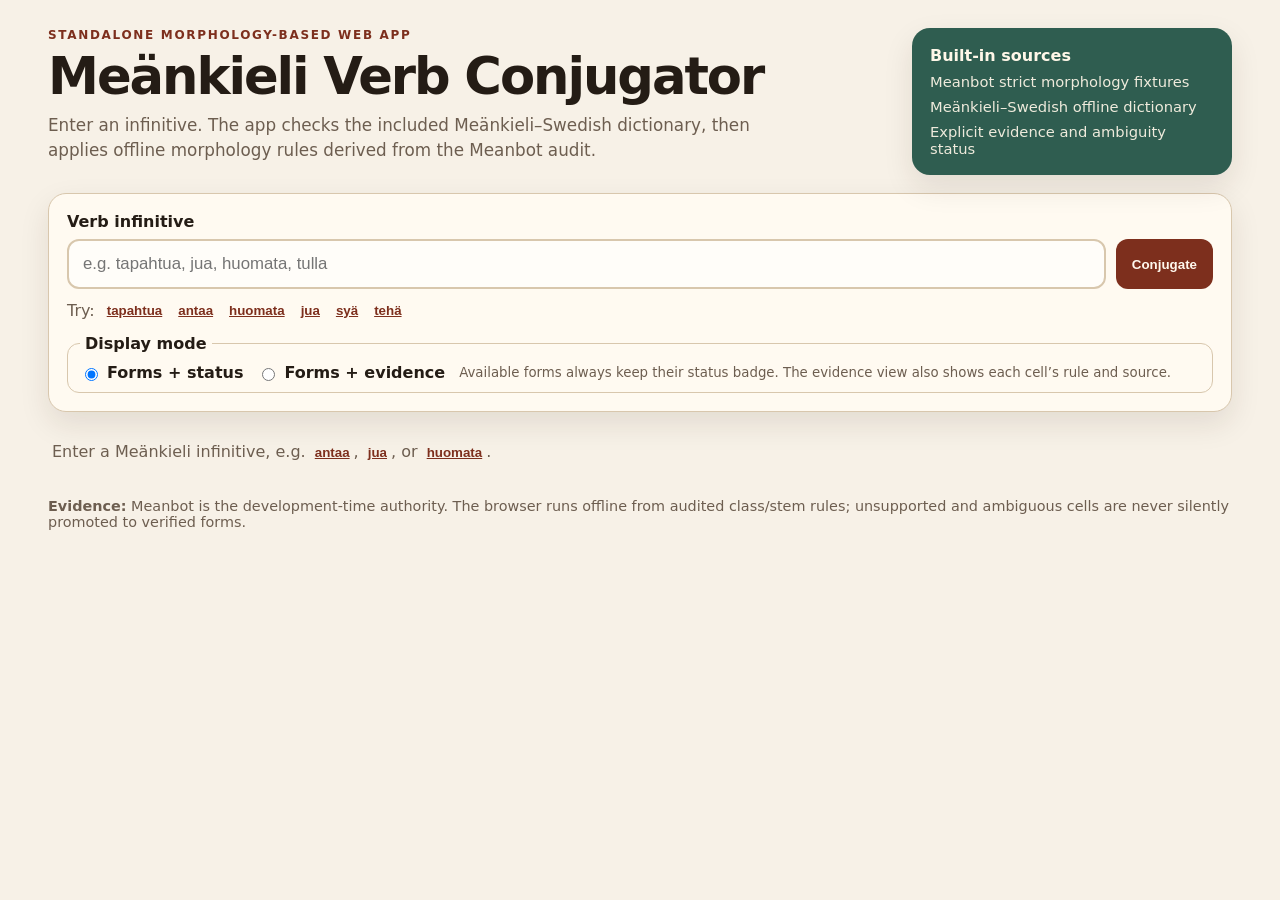
<file: index.html>
<!doctype html>
<html lang="en">
<head>
  <meta charset="utf-8">
  <meta name="viewport" content="width=device-width, initial-scale=1">
  <title>Meänkieli Verb Conjugator</title>
  <link rel="icon" href="data:,">
  <link rel="stylesheet" href="styles.css?v=rakasta-fix">
</head>
<body>
  <main>
    <header class="hero">
      <div>
        <p class="eyebrow">Standalone morphology-based web app</p>
        <h1>Meänkieli Verb Conjugator</h1>
        <p class="lede">Enter an infinitive. The app checks the included Meänkieli–Swedish dictionary, then applies offline morphology rules derived from the Meanbot audit.</p>
      </div>
      <div class="sourcebox">
        <strong>Built-in sources</strong>
        <span>Meanbot strict morphology fixtures</span>
        <span>Meänkieli–Swedish offline dictionary</span>
        <span>Explicit evidence and ambiguity status</span>
      </div>
    </header>

    <section class="search card">
      <label for="verbInput">Verb infinitive</label>
      <div class="inputrow">
        <input id="verbInput" type="text" inputmode="text" autocomplete="off" spellcheck="false" placeholder="e.g. tapahtua, jua, huomata, tulla">
        <button id="conjugateBtn">Conjugate</button>
      </div>
      <div class="samples">
        Try:
        <button class="linklike" data-sample="tapahtua">tapahtua</button>
        <button class="linklike" data-sample="antaa">antaa</button>
        <button class="linklike" data-sample="huomata">huomata</button>
        <button class="linklike" data-sample="jua">jua</button>
        <button class="linklike" data-sample="syä">syä</button>
        <button class="linklike" data-sample="tehä">tehä</button>
      </div>
      <fieldset class="display-mode">
        <legend>Display mode</legend>
        <label><input type="radio" name="displayMode" value="strict" checked> Forms + status</label>
        <label><input type="radio" name="displayMode" value="reference"> Forms + evidence</label>
        <small>Available forms always keep their status badge. The evidence view also shows each cell’s rule and source.</small>
      </fieldset>
    </section>

    <div id="output"></div>

    <footer>
      <p><strong>Evidence:</strong> Meanbot is the development-time authority. The browser runs offline from audited class/stem rules; unsupported and ambiguous cells are never silently promoted to verified forms.</p>
    </footer>
  </main>
  <script src="dictionary.js"></script>
  <script src="grammar_rules.js"></script>
  <script src="validation_metadata.js"></script>
  <script src="lexicon.js"></script>
  <script src="meanbot_update_data.js"></script>
  <script src="meanbot_updates.js"></script>
  <script src="past_example_data.js"></script>
  <script src="past_examples.js?v=rakasta-fix"></script>
  <script src="morphology.js?v=rakasta-fix"></script>
  <script src="render.js?v=rakasta-fix"></script>
  <script src="app.js"></script>
</body>
</html>
</file>
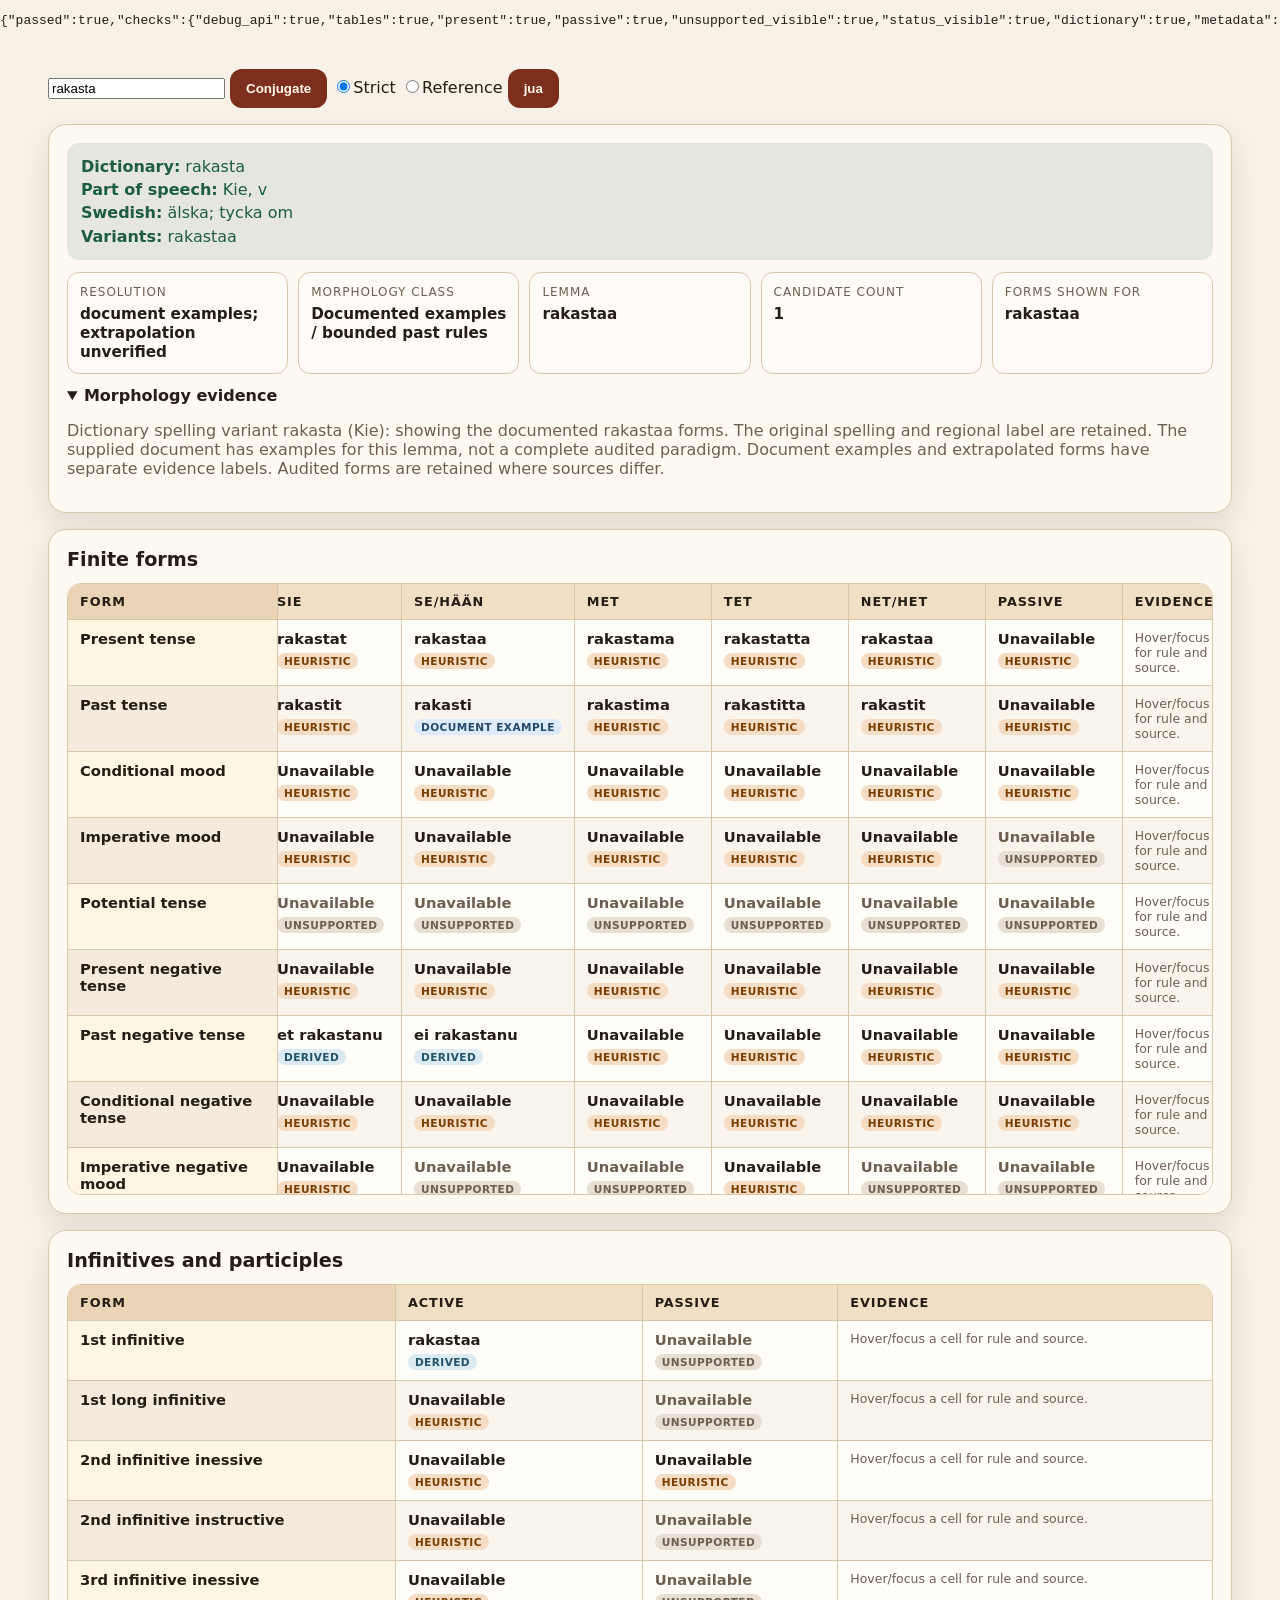
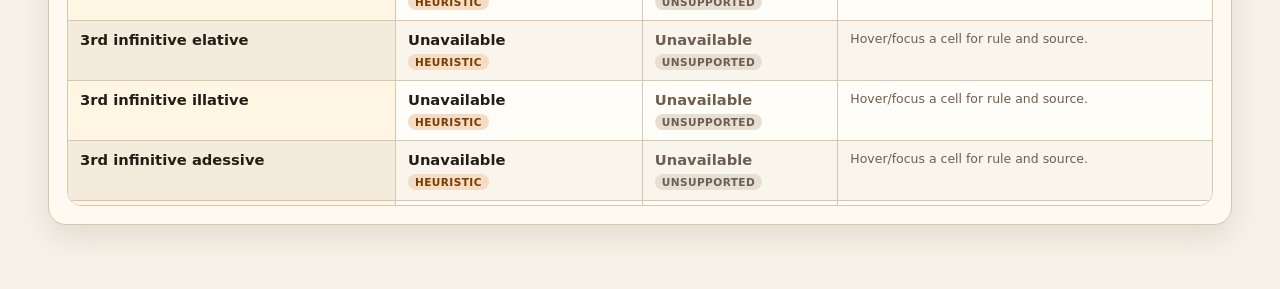
<file: tests/browser_smoke.html>
<!doctype html>
<html lang="en">
<head>
  <meta charset="utf-8">
  <meta name="viewport" content="width=device-width, initial-scale=1">
  <title>Browser smoke test</title>
  <link rel="stylesheet" href="../styles.css?v=rakasta-fix">
</head>
<body>
  <pre id="smoke">PENDING</pre>
  <main>
    <input id="verbInput" value="antaa">
    <button id="conjugateBtn">Conjugate</button>
    <label><input type="radio" name="displayMode" value="strict" checked>Strict</label>
    <label><input type="radio" name="displayMode" value="reference">Reference</label>
    <button data-sample="jua">jua</button>
    <div id="output"></div>
  </main>
  <script src="../dictionary.js"></script>
  <script src="../grammar_rules.js"></script>
  <script src="../validation_metadata.js"></script>
  <script src="../lexicon.js"></script>
  <script src="../meanbot_update_data.js"></script>
  <script src="../meanbot_updates.js"></script>
  <script src="../past_example_data.js"></script>
  <script src="../past_examples.js?v=rakasta-fix"></script>
  <script src="../morphology.js?v=rakasta-fix"></script>
  <script src="../render.js?v=rakasta-fix"></script>
  <script src="../app.js"></script>
  <script>
    window.addEventListener("load", () => {
      const output = document.getElementById("output");
      const api = window.__conjugator;
      const wraps = output.querySelectorAll(".table-wrap");
      const firstHeader = output.querySelector("th:first-child");
      const checks = {
        debug_api: Boolean(api?.generateCell),
        tables: output.querySelectorAll("table").length === 2,
        present: output.textContent.includes("annan"),
        passive: output.textContent.includes("annethaan"),
        unsupported_visible: output.textContent.includes("Unsupported"),
        status_visible: output.textContent.includes("Verified"),
        dictionary: api.lookupDictionary("antaa").found,
        metadata: ["surfaces", "status", "source", "rule_id", "note"].every(key =>
          Object.hasOwn(api.generateCell("antaa", "finite|Present tense|mie"), key)
        ),
        variants: api.generateCell("antaa", "nonfinite|3rd infinitive illative|active").surfaces.length === 3,
        gradation: !api.conjugateParadigm("avata").nonfinite.some(row =>
          [row.active, row.passive].some(cell => cell.surfaces.includes("apannu"))
        ),
        jua_juua_distinct:
          api.generateCell("jua", "finite|Present tense|mie").surfaces[0] !==
          api.generateCell("juua", "finite|Present tense|mie").surfaces[0],
        saa_ambiguous: api.resolveInput("saa").kind === "ambiguous_known",
        potential_unsupported: api.generateCell("antaa", "finite|Potential tense|mie").status === "unsupported",
        table_scrollable: [...wraps].every(wrap => getComputedStyle(wrap).overflowX === "auto"),
        sticky_column_opaque:
          getComputedStyle(firstHeader).position === "sticky" &&
          getComputedStyle(firstHeader).backgroundColor !== "rgba(0, 0, 0, 0)"
      };
      document.querySelector('[data-sample="jua"]').click();
      checks.sample_button = document.getElementById("verbInput").value === "jua" && output.textContent.includes("juon");
      document.getElementById("verbInput").value = "tapahtua";
      document.getElementById("conjugateBtn").click();
      const heuristicCell = output.querySelector(".cell-status-heuristic");
      checks.default_shows_heuristic_surface = heuristicCell.querySelector(".cell-forms").textContent === "tapahtun";
      checks.heuristic_badge_separate = heuristicCell.querySelector(".cell-badge").textContent === "Heuristic";
      checks.empty_heuristic_is_unavailable = [...output.querySelectorAll(".cell-status-heuristic .cell-forms")].some(cell => cell.textContent === "Unavailable");
      checks.default_evidence_on_focus = heuristicCell.querySelector(".cell-result").title.includes("Rule:") && !heuristicCell.querySelector(".cell-evidence");
      const reference = document.querySelector('input[value="reference"]');
      reference.checked = true;
      reference.dispatchEvent(new Event("change", { bubbles: true }));
      checks.reference_labels_heuristic_surface = output.querySelector(".cell-status-heuristic .cell-forms").textContent === "tapahtun" && output.textContent.includes("Heuristic");
      checks.reference_evidence_visible = output.querySelector(".cell-evidence").textContent.includes("Source:");
      document.getElementById("verbInput").value = "antaa";
      document.getElementById("conjugateBtn").click();
      checks.partial_surface_visible = [...output.querySelectorAll(".cell-status-partial .cell-forms")].some(cell => cell.textContent === api.generateCell("antaa", "finite|Present perfect tense|mie").surfaces.join(" / "));
      document.querySelector('input[value="strict"]').checked = true;
      document.querySelector('input[value="strict"]').dispatchEvent(new Event("change", { bubbles: true }));
      checks.default_partial_surface_visible = [...output.querySelectorAll(".cell-status-partial .cell-forms")].some(cell => cell.textContent === api.generateCell("antaa", "finite|Present perfect tense|mie").surfaces.join(" / "));
      checks.unsupported_is_unavailable = output.querySelector(".cell-status-unsupported .cell-forms").textContent === "Unavailable";
      checks.updated_conditional_visible = [...output.querySelectorAll(".cell-status-derived .cell-forms")].some(cell => cell.textContent === "en antais");
      checks.updated_passive_visible = [...output.querySelectorAll(".cell-status-derived .cell-forms")].some(cell => cell.textContent === "ei antaa");
      checks.per_surface_source_visible = [...output.querySelectorAll(".cell-status-derived .cell-result")].some(cell => cell.title.includes("main-component-roundtrip") && cell.title.includes("VERB_RUNTIME_RESULTS.tsv:"));
      document.getElementById("verbInput").value = "olla";
      document.getElementById("conjugateBtn").click();
      const potential = [...output.querySelectorAll("tbody tr")].find(row => row.querySelector("td").textContent === "Potential tense");
      checks.exact_lienee_visible = potential.querySelectorAll("td")[3].querySelector(".cell-forms").textContent === "lienee";
      checks.neighboring_potential_unavailable = potential.querySelectorAll("td")[1].querySelector(".cell-forms").textContent === "Unavailable";
      document.getElementById("verbInput").value = "rakastaa";
      document.getElementById("conjugateBtn").click();
      const past = [...output.querySelectorAll("tbody tr")].find(row => row.querySelector("td").textContent === "Past tense");
      checks.document_example_visible = past.querySelectorAll("td")[3].querySelector(".cell-forms").textContent === "rakasti";
      checks.document_badge_distinct = past.querySelectorAll("td")[3].querySelector(".cell-badge").textContent === "Document example";
      checks.extrapolated_past_visible = past.querySelectorAll("td")[1].querySelector(".cell-forms").textContent === "rakastin";
      checks.extrapolated_badge_distinct = past.querySelectorAll("td")[1].querySelector(".cell-badge").textContent === "Heuristic";
      checks.document_source_locator = past.querySelectorAll("td")[3].querySelector(".cell-result").title.includes("#T5.R9");
      checks.document_composed_example_limit = past.querySelectorAll("td")[3].querySelector(".cell-result").title.includes("not an independent corpus attestation");
      checks.heldout_rule_candidate = api.generateCell("haista", "finite|Past tense|mie").surfaces[0] === "haisin" && api.generateCell("haista", "finite|Past tense|mie").status === "heuristic";
      checks.document_strong_stem_gap = api.generateCell("auttaa", "finite|Past tense|se/hään").surfaces.length === 0 && api.generateCell("auttaa", "finite|Past tense|se/hään").status === "ambiguous";
      document.getElementById("verbInput").value = "vanheta";
      document.getElementById("conjugateBtn").click();
      const auditedPast = [...output.querySelectorAll("tbody tr")].find(row => row.querySelector("td").textContent === "Past tense");
      checks.audited_past_retained = auditedPast.querySelectorAll("td")[3].querySelector(".cell-forms").textContent === "vanheni";
      checks.source_conflict_explained = auditedPast.querySelectorAll("td")[3].querySelector(".cell-result").title.includes("vanhentu");
      checks.source_conflict_not_variant = !auditedPast.querySelectorAll("td")[3].querySelector(".cell-forms").textContent.includes("vanhentu");
      checks.visible_variant_normalization = api.resolveInput("tehjä").lemma === "tehä" && api.resolveInput("tehjä").normalized_from === "tehjä";
      document.getElementById("verbInput").value = "rakasta";
      document.getElementById("conjugateBtn").click();
      const reportedPast = [...output.querySelectorAll("tbody tr")].find(row => row.querySelector("td").textContent === "Past tense");
      checks.reported_spelling_past = reportedPast.querySelectorAll("td")[3].querySelector(".cell-forms").textContent === "rakasti";
      checks.reported_spelling_document_badge = reportedPast.querySelectorAll("td")[3].querySelector(".cell-badge").textContent === "Document example";
      checks.reported_spelling_mie = reportedPast.querySelectorAll("td")[1].querySelector(".cell-forms").textContent === "rakastin";
      checks.reported_spelling_no_rakasi = ![...reportedPast.querySelectorAll(".cell-forms")].some(cell => /^(rakasi|rakasin)$/.test(cell.textContent));
      checks.variant_target_visible = output.textContent.includes("Forms shown for") && output.textContent.includes("showing the documented rakastaa forms");
      checks.original_region_retained = output.textContent.includes("rakasta (Kie)") && output.textContent.includes("Part of speech: Kie, v");
      checks.reported_spelling_participle = api.generateCell("rakasta", "nonfinite|Past participle|active").surfaces[0] === "rakastanu";
      checks.unsupported_variant_not_guessed = api.generateCell("halkasta", "finite|Past tense|se/hään").surfaces.length === 0;
      const reportedWrap = output.querySelector(".table-wrap");
      reportedWrap.scrollLeft = 150;
      checks.sticky_body_column_opaque = [...output.querySelectorAll("tbody td:first-child")].every(cell => getComputedStyle(cell).position === "sticky" && /^rgb\(/.test(getComputedStyle(cell).backgroundColor));
      const passed = Object.values(checks).every(Boolean);
      document.getElementById("smoke").textContent = JSON.stringify({ passed, checks });
      document.body.dataset.smoke = passed ? "pass" : "fail";
    });
  </script>
</body>
</html>
</file>
<file: styles.css>
:root {
  --bg: #f7f1e7;
  --card: #fffaf1;
  --ink: #241c15;
  --muted: #6d5e50;
  --line: #d8c7ad;
  --accent: #7d2f1d;
  --accent-2: #2f5d50;
  --warn: #7a4a00;
  --ok: #1e5d42;
  --shadow: 0 12px 30px rgba(48, 34, 20, 0.10);
}
* { box-sizing: border-box; }
html { background: var(--bg); color: var(--ink); font-family: ui-sans-serif, system-ui, -apple-system, BlinkMacSystemFont, "Segoe UI", sans-serif; }
body { margin: 0; }
main { max-width: 1220px; margin: 0 auto; padding: 28px 18px 48px; }
.hero { display: grid; grid-template-columns: minmax(0, 1fr) 320px; gap: 20px; align-items: stretch; margin-bottom: 18px; }
.hero h1 { font-size: clamp(2rem, 4vw, 4rem); line-height: 0.95; margin: 0 0 12px; letter-spacing: -0.04em; }
.eyebrow { text-transform: uppercase; letter-spacing: 0.14em; font-weight: 800; color: var(--accent); font-size: 0.75rem; margin: 0 0 10px; }
.lede { max-width: 760px; color: var(--muted); font-size: 1.05rem; line-height: 1.5; margin: 0; }
.sourcebox { background: var(--accent-2); color: #fff7e8; border-radius: 18px; padding: 18px; display: flex; flex-direction: column; gap: 8px; box-shadow: var(--shadow); }
.sourcebox strong { font-size: 1rem; }
.sourcebox span { opacity: 0.92; font-size: 0.92rem; }
.card { background: var(--card); border: 1px solid var(--line); border-radius: 18px; box-shadow: var(--shadow); padding: 18px; margin: 16px 0; }
.search label { display: block; font-weight: 800; margin-bottom: 8px; }
.inputrow { display: flex; gap: 10px; }
.inputrow input { flex: 1; border: 2px solid var(--line); border-radius: 12px; padding: 13px 14px; font-size: 1.05rem; background: #fffdf9; color: var(--ink); }
.inputrow input:focus { outline: 3px solid rgba(125,47,29,0.18); border-color: var(--accent); }
button { border: 0; border-radius: 12px; background: var(--accent); color: #fff8ee; padding: 12px 16px; font-weight: 800; cursor: pointer; }
button:hover { filter: brightness(1.05); }
.samples { margin-top: 12px; color: var(--muted); display: flex; gap: 8px; align-items: center; flex-wrap: wrap; }
.display-mode { margin: 14px 0 0; padding: 10px 12px; border: 1px solid var(--line); border-radius: 12px; display: flex; gap: 14px; align-items: center; flex-wrap: wrap; }
.display-mode legend { padding: 0 5px; font-weight: 800; }
.display-mode label { display: inline-flex; align-items: center; gap: 6px; margin: 0; font-weight: 700; }
.display-mode small { color: var(--muted); }
.linklike { background: transparent; color: var(--accent); padding: 2px 4px; border-radius: 6px; text-decoration: underline; }
.empty { color: var(--muted); padding: 14px 4px; }
.status { border-radius: 12px; padding: 12px 14px; margin-bottom: 12px; line-height: 1.45; }
.status.ok { background: rgba(47, 93, 80, .12); color: var(--ok); }
.status.warn { background: rgba(180, 122, 0, .15); color: var(--warn); }
.meta-grid { display: grid; grid-template-columns: repeat(5, minmax(160px, 1fr)); gap: 10px; }
.meta-grid div { border: 1px solid var(--line); border-radius: 12px; padding: 12px; background: rgba(255,255,255,.55); }
.meta-grid span { display: block; color: var(--muted); font-size: 0.75rem; text-transform: uppercase; letter-spacing: .08em; margin-bottom: 5px; }
.meta-grid strong { font-size: 0.95rem; }
.notes { margin-top: 12px; color: var(--muted); }
.notes summary { cursor: pointer; font-weight: 800; color: var(--ink); }
h2 { margin: 0 0 12px; font-size: 1.2rem; }
.table-wrap { overflow: auto; max-height: 68vh; border: 1px solid var(--line); border-radius: 14px; background: #fffdf8; }
.table-wrap.small { max-height: 58vh; }
table { width: 100%; border-collapse: separate; border-spacing: 0; min-width: 980px; }
th, td { padding: 10px 12px; border-bottom: 1px solid var(--line); border-right: 1px solid var(--line); text-align: left; vertical-align: top; font-size: 0.92rem; }
th { position: sticky; top: 0; background: #f0dfc5; z-index: 1; font-size: 0.8rem; text-transform: uppercase; letter-spacing: .07em; }
tr:nth-child(even) td { background: rgba(216,199,173,.16); }
td:first-child, th:first-child { position: sticky; left: 0; background: #fff5e3; z-index: 2; font-weight: 800; min-width: 210px; }
tr:nth-child(even) td:first-child { background: #f4ebdd; }
th:first-child { z-index: 3; background: #ead4b5; }
td:last-child, th:last-child { border-right: 0; }
tr:last-child td { border-bottom: 0; }
.cell-result { display: flex; min-width: 112px; flex-direction: column; gap: 6px; }
.cell-forms { font-weight: 650; overflow-wrap: anywhere; }
.cell-evidence { color: var(--muted); font-size: .75rem; overflow-wrap: anywhere; }
.cell-badge { align-self: flex-start; border-radius: 999px; padding: 2px 7px; font-size: 0.66rem; font-weight: 850; letter-spacing: .04em; text-transform: uppercase; white-space: nowrap; }
.badge-verified, .badge-supported_variant { color: #14533a; background: #d8eee4; }
.badge-documented { color: #24496d; background: #deebfa; }
.badge-derived { color: #23526a; background: #dcebf2; }
.badge-partial { color: #745000; background: #f4e5b9; }
.badge-ambiguous { color: #673a78; background: #eadcf0; }
.badge-heuristic { color: #7a3d00; background: #f5dcc5; }
.badge-unsupported { color: #6d5e50; background: #e8dfd4; }
.cell-status-unsupported .cell-forms, .cell-status-partial .cell-forms { color: var(--muted); }
.evidence-note { color: var(--muted); font-size: .78rem; min-width: 140px; }
footer { color: var(--muted); font-size: 0.9rem; margin-top: 22px; }
@media (max-width: 840px) {
  .hero { grid-template-columns: 1fr; }
  .inputrow { flex-direction: column; }
  .meta-grid { grid-template-columns: 1fr; }
  table { min-width: 900px; }
}
</file>
